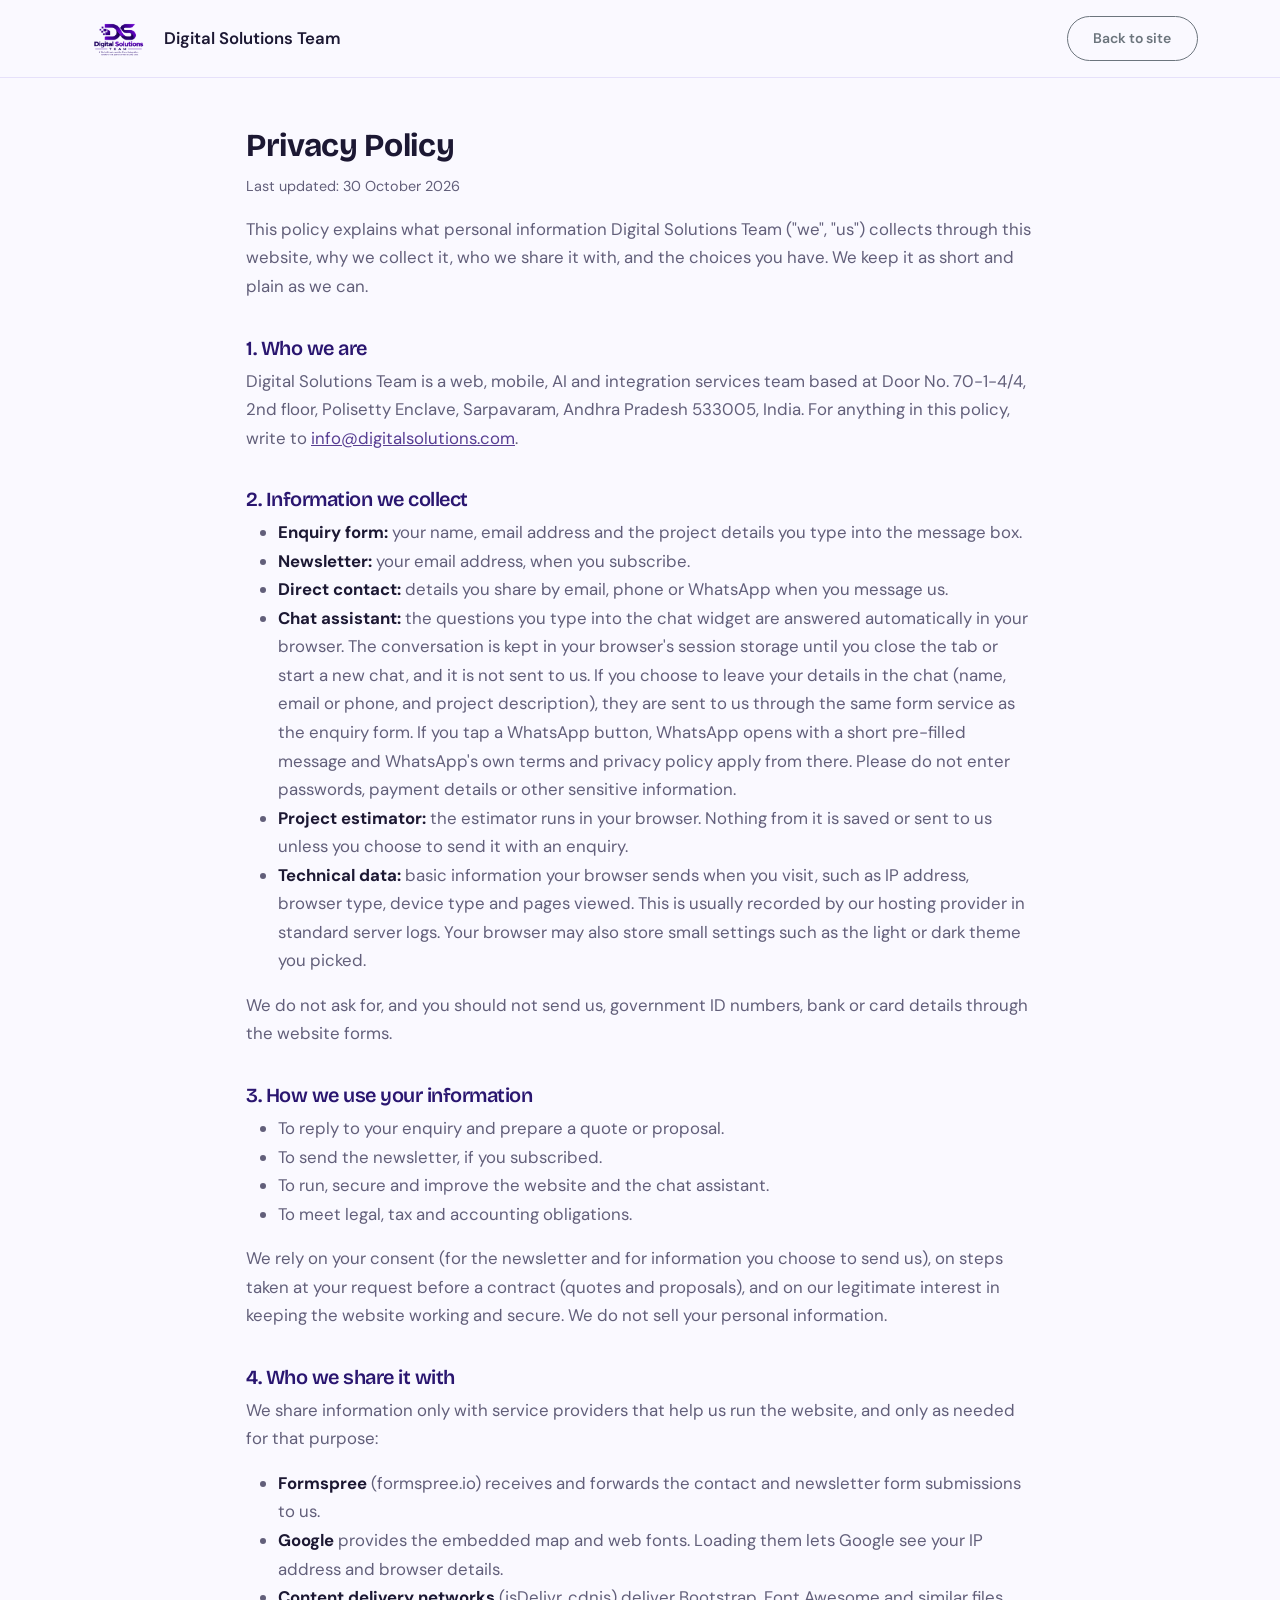
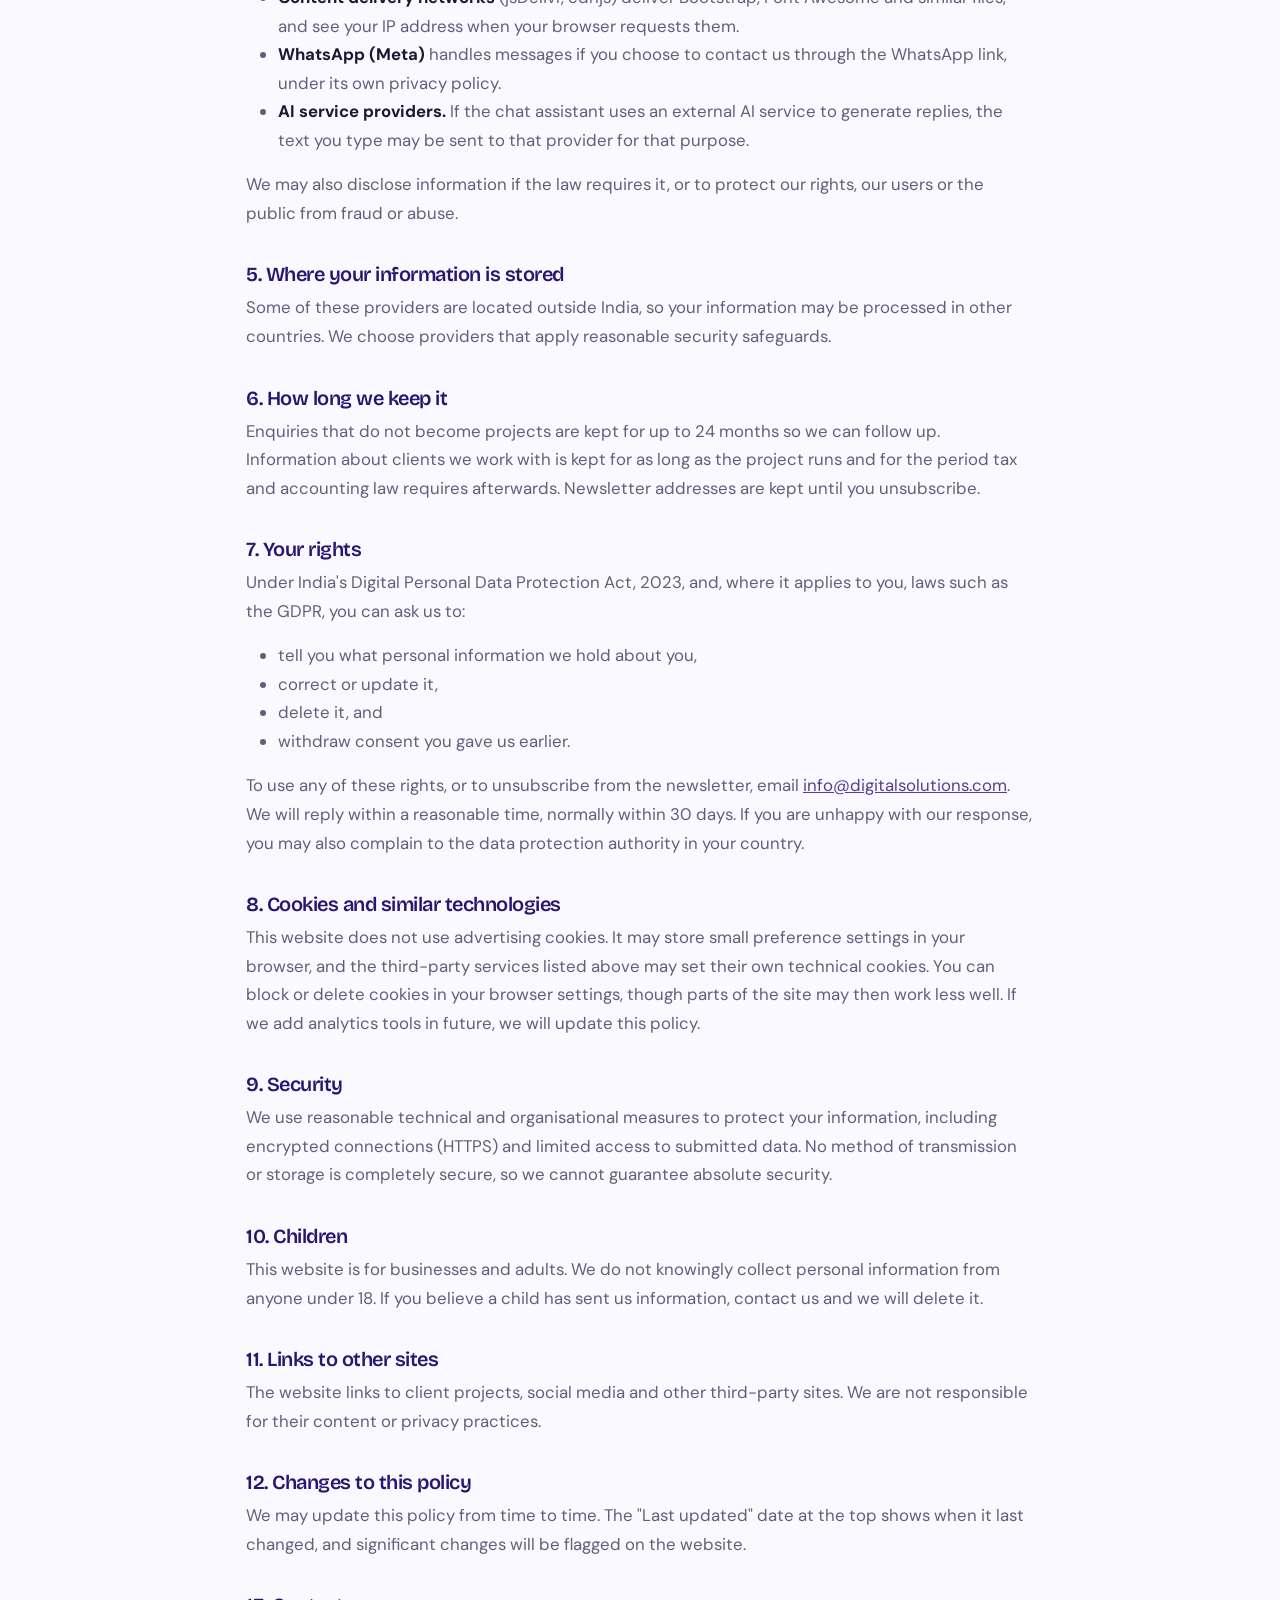
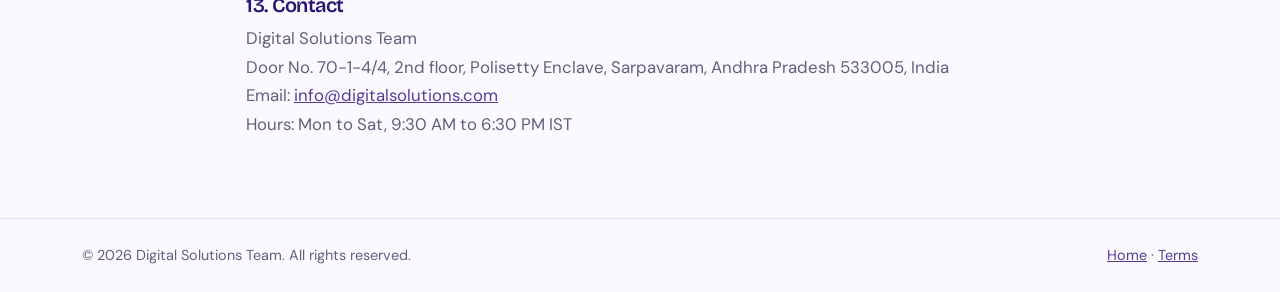
<file: privacy.html>
<!doctype html>
<html lang="en">
  <head>
    <meta charset="UTF-8" />
    <meta name="viewport" content="width=device-width, initial-scale=1.0" />
    <title>Privacy Policy | Digital Solutions Team</title>
    <meta
      name="description"
      content="How Digital Solutions Team collects, uses and protects personal information from website visitors, enquiries and newsletter subscribers."
    />
    <meta name="robots" content="index, follow" />
    <link rel="icon" href="assets/images/logos/Digital%20Solutions%20Team%20Logo.png" />
    <link
      href="https://cdn.jsdelivr.net/npm/bootstrap@5.3.2/dist/css/bootstrap.min.css"
      rel="stylesheet"
    />
    <link
      href="https://fonts.googleapis.com/css2?family=Bricolage+Grotesque:opsz,wght@12..96,500;700;800&family=DM+Sans:wght@400;500;600;700&family=Poppins:wght@400;500;600;700&display=swap"
      rel="stylesheet"
    />
    <link rel="stylesheet" href="styles.css" />
    <link rel="stylesheet" href="modern.css" />
  </head>
  <body>
    <header class="legal-header">
      <div class="container d-flex justify-content-between align-items-center">
        <a href="index.html">
          <img
            src="assets/images/logos/Digital%20Solutions%20Team%20Logo.png"
            alt=""
            width="36"
            height="36"
          />
          <span>Digital Solutions Team</span>
        </a>
        <a href="index.html#contact" class="btn btn-sm btn-outline-secondary"
          >Back to site</a
        >
      </div>
    </header>

    <main class="legal">
      <h1>Privacy Policy</h1>
      <p class="updated">Last updated: 30 October 2026</p>

      <p>
        This policy explains what personal information Digital Solutions Team
        ("we", "us") collects through this website, why we collect it, who we
        share it with, and the choices you have. We keep it as short and plain as
        we can.
      </p>

      <h2>1. Who we are</h2>
      <p>
        Digital Solutions Team is a web, mobile, AI and integration services
        team based at Door No. 70-1-4/4, 2nd floor, Polisetty Enclave,
        Sarpavaram, Andhra Pradesh 533005, India. For anything in this policy,
        write to
        <a href="mailto:info@digitalsolutions.com"
          >info@digitalsolutions.com</a
        >.
      </p>

      <h2>2. Information we collect</h2>
      <ul>
        <li>
          <b>Enquiry form:</b> your name, email address and the project details
          you type into the message box.
        </li>
        <li>
          <b>Newsletter:</b> your email address, when you subscribe.
        </li>
        <li>
          <b>Direct contact:</b> details you share by email, phone or WhatsApp
          when you message us.
        </li>
        <li>
          <b>Chat assistant:</b> the questions you type into the chat widget are
          answered automatically in your browser. The conversation is kept in
          your browser's session storage until you close the tab or start a
          new chat, and it is not sent to us. If you choose to leave your
          details in the chat (name, email or phone, and project description),
          they are sent to us through the same form service as the enquiry
          form. If you tap a WhatsApp button, WhatsApp opens with a short
          pre-filled message and WhatsApp's own terms and privacy policy apply
          from there. Please do not enter passwords, payment details or other
          sensitive information.
        </li>
        <li>
          <b>Project estimator:</b> the estimator runs in your browser. Nothing
          from it is saved or sent to us unless you choose to send it with an
          enquiry.
        </li>
        <li>
          <b>Technical data:</b> basic information your browser sends when you
          visit, such as IP address, browser type, device type and pages
          viewed. This is usually recorded by our hosting provider in standard
          server logs. Your browser may also store small settings such as the
          light or dark theme you picked.
        </li>
      </ul>
      <p>
        We do not ask for, and you should not send us, government ID numbers,
        bank or card details through the website forms.
      </p>

      <h2>3. How we use your information</h2>
      <ul>
        <li>To reply to your enquiry and prepare a quote or proposal.</li>
        <li>To send the newsletter, if you subscribed.</li>
        <li>To run, secure and improve the website and the chat assistant.</li>
        <li>To meet legal, tax and accounting obligations.</li>
      </ul>
      <p>
        We rely on your consent (for the newsletter and for information you
        choose to send us), on steps taken at your request before a contract
        (quotes and proposals), and on our legitimate interest in keeping the
        website working and secure. We do not sell your personal information.
      </p>

      <h2>4. Who we share it with</h2>
      <p>
        We share information only with service providers that help us run the
        website, and only as needed for that purpose:
      </p>
      <ul>
        <li>
          <b>Formspree</b> (formspree.io) receives and forwards the contact and
          newsletter form submissions to us.
        </li>
        <li>
          <b>Google</b> provides the embedded map and web fonts. Loading them
          lets Google see your IP address and browser details.
        </li>
        <li>
          <b>Content delivery networks</b> (jsDelivr, cdnjs) deliver
          Bootstrap, Font Awesome and similar files, and see your IP address
          when your browser requests them.
        </li>
        <li>
          <b>WhatsApp (Meta)</b> handles messages if you choose to contact us
          through the WhatsApp link, under its own privacy policy.
        </li>
        <li>
          <b>AI service providers.</b> If the chat assistant uses an external AI
          service to generate replies, the text you type may be sent to that
          provider for that purpose.
        </li>
      </ul>
      <p>
        We may also disclose information if the law requires it, or to protect
        our rights, our users or the public from fraud or abuse.
      </p>

      <h2>5. Where your information is stored</h2>
      <p>
        Some of these providers are located outside India, so your information
        may be processed in other countries. We choose providers that apply
        reasonable security safeguards.
      </p>

      <h2>6. How long we keep it</h2>
      <p>
        Enquiries that do not become projects are kept for up to 24 months so we
        can follow up. Information about clients we work with is kept for as
        long as the project runs and for the period tax and accounting law
        requires afterwards. Newsletter addresses are kept until you
        unsubscribe.
      </p>

      <h2>7. Your rights</h2>
      <p>
        Under India's Digital Personal Data Protection Act, 2023, and, where it
        applies to you, laws such as the GDPR, you can ask us to:
      </p>
      <ul>
        <li>tell you what personal information we hold about you,</li>
        <li>correct or update it,</li>
        <li>delete it, and</li>
        <li>withdraw consent you gave us earlier.</li>
      </ul>
      <p>
        To use any of these rights, or to unsubscribe from the newsletter, email
        <a href="mailto:info@digitalsolutions.com"
          >info@digitalsolutions.com</a
        >. We will reply within a reasonable time, normally within 30 days. If
        you are unhappy with our response, you may also complain to the data
        protection authority in your country.
      </p>

      <h2>8. Cookies and similar technologies</h2>
      <p>
        This website does not use advertising cookies. It may store small
        preference settings in your browser, and the third-party services listed
        above may set their own technical cookies. You can block or delete
        cookies in your browser settings, though parts of the site may then work
        less well. If we add analytics tools in future, we will update this
        policy.
      </p>

      <h2>9. Security</h2>
      <p>
        We use reasonable technical and organisational measures to protect your
        information, including encrypted connections (HTTPS) and limited access
        to submitted data. No method of transmission or storage is completely
        secure, so we cannot guarantee absolute security.
      </p>

      <h2>10. Children</h2>
      <p>
        This website is for businesses and adults. We do not knowingly collect
        personal information from anyone under 18. If you believe a child has
        sent us information, contact us and we will delete it.
      </p>

      <h2>11. Links to other sites</h2>
      <p>
        The website links to client projects, social media and other third-party
        sites. We are not responsible for their content or privacy practices.
      </p>

      <h2>12. Changes to this policy</h2>
      <p>
        We may update this policy from time to time. The "Last updated" date at
        the top shows when it last changed, and significant changes will be
        flagged on the website.
      </p>

      <h2>13. Contact</h2>
      <p>
        Digital Solutions Team<br />
        Door No. 70-1-4/4, 2nd floor, Polisetty Enclave, Sarpavaram, Andhra
        Pradesh 533005, India<br />
        Email:
        <a href="mailto:info@digitalsolutions.com">info@digitalsolutions.com</a
        ><br />
        Hours: Mon to Sat, 9:30 AM to 6:30 PM IST
      </p>
    </main>

    <footer class="legal-footer">
      <div
        class="container d-flex flex-column flex-md-row justify-content-between gap-2"
      >
        <span>&copy; 2026 Digital Solutions Team. All rights reserved.</span>
        <span>
          <a href="index.html">Home</a> &middot;
          <a href="terms.html">Terms</a>
        </span>
      </div>
    </footer>
  </body>
</html>
</file>
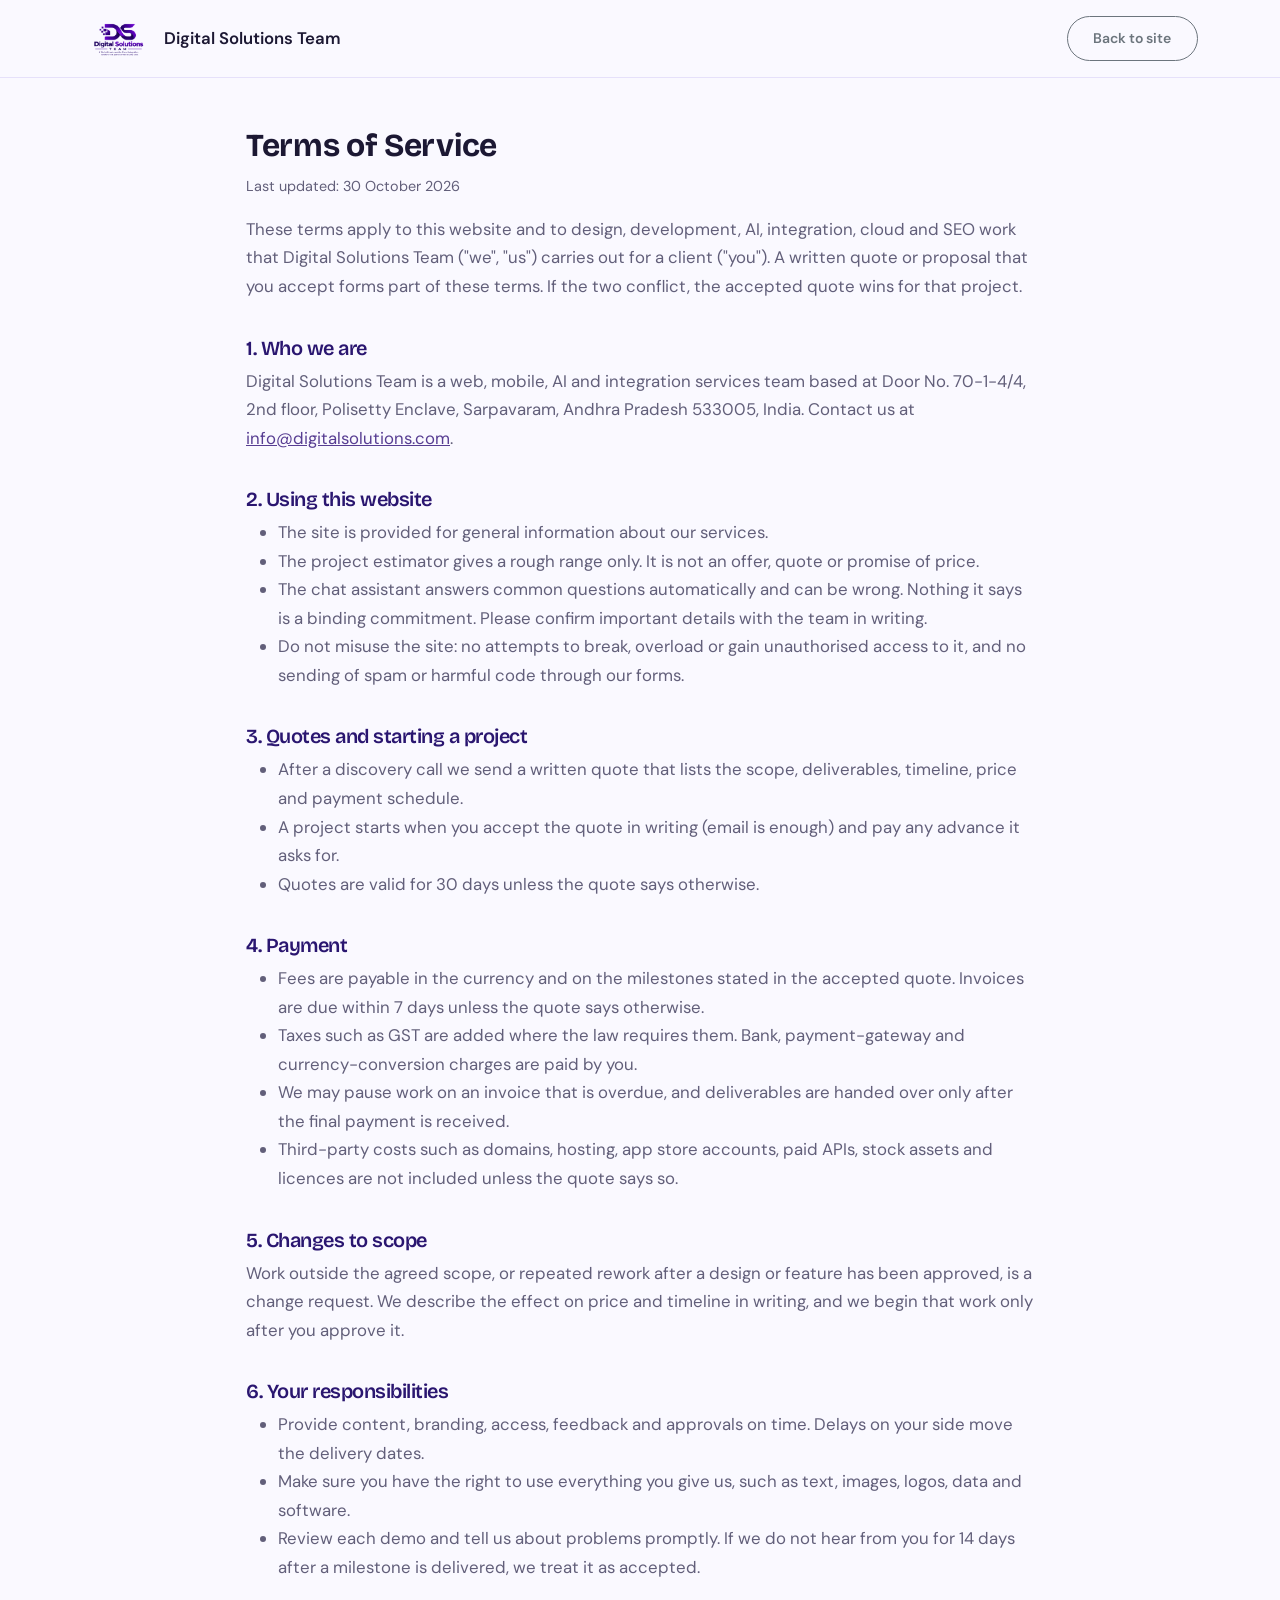
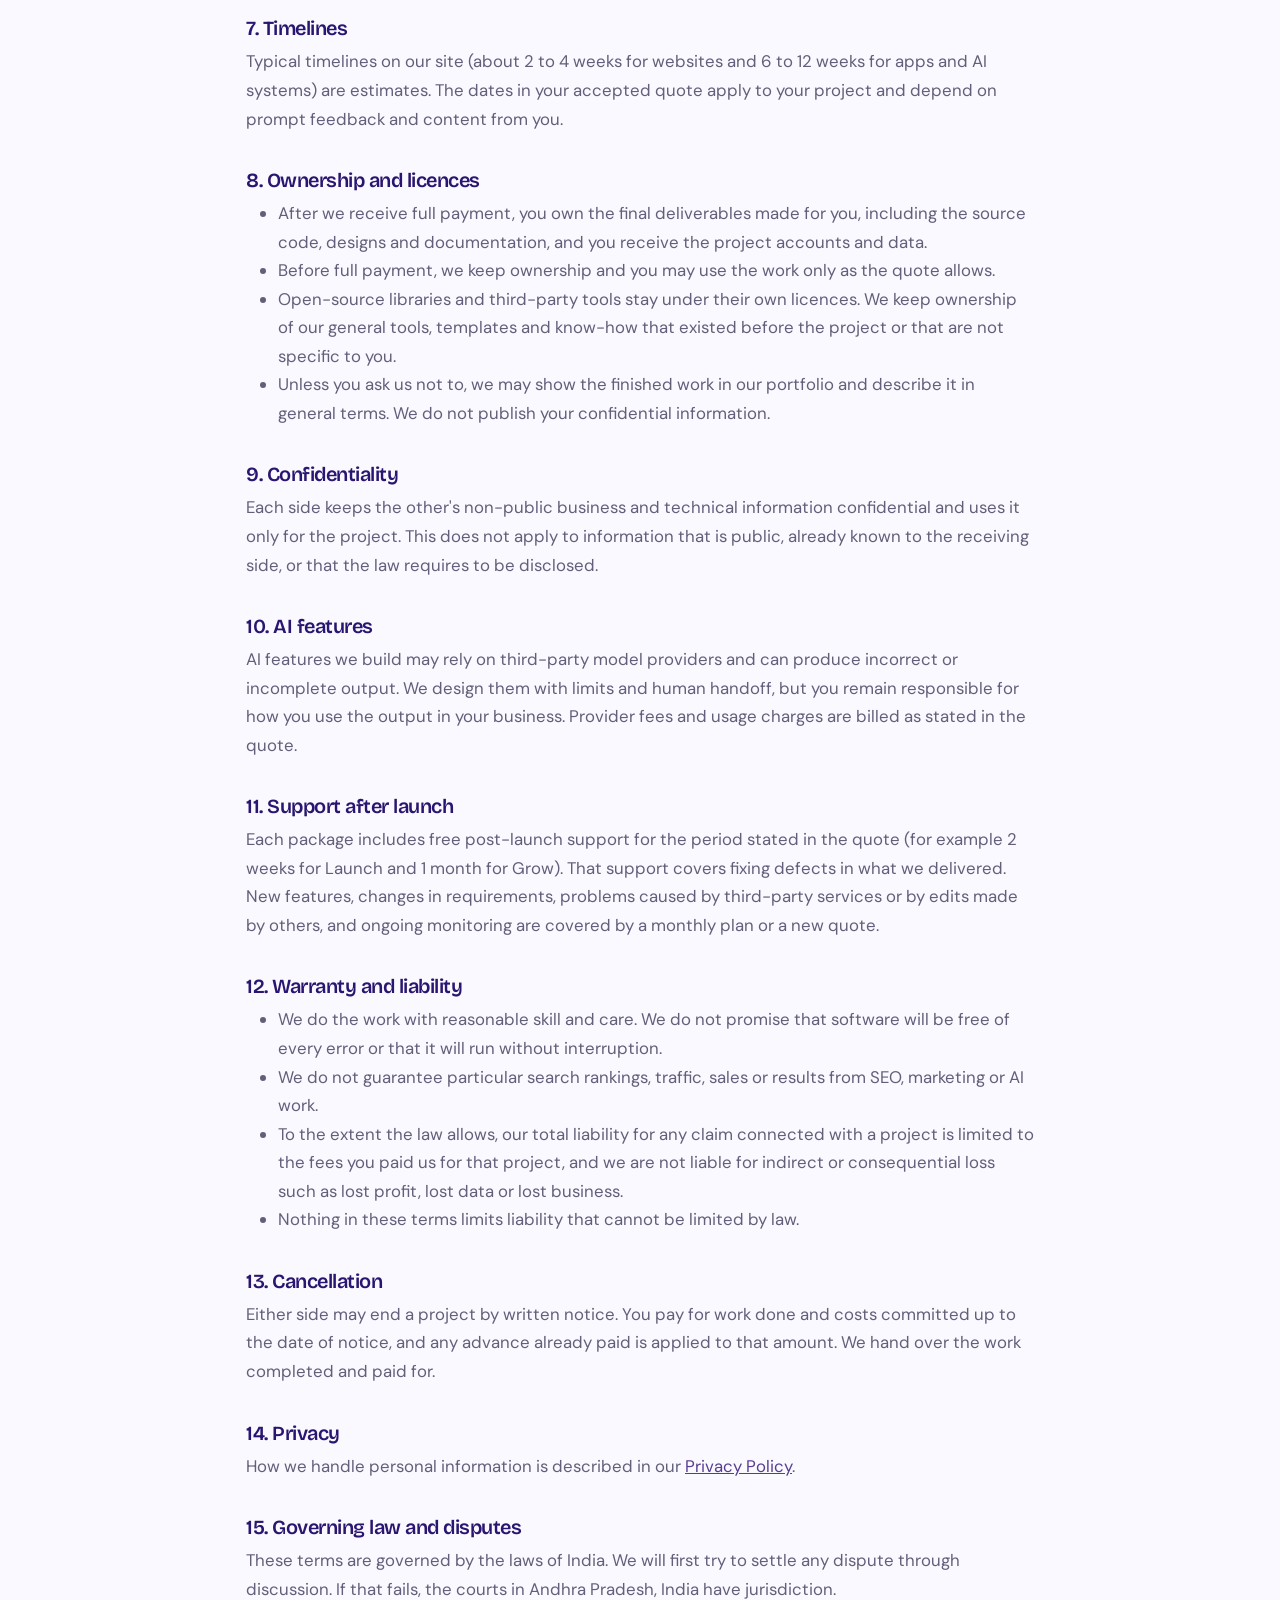
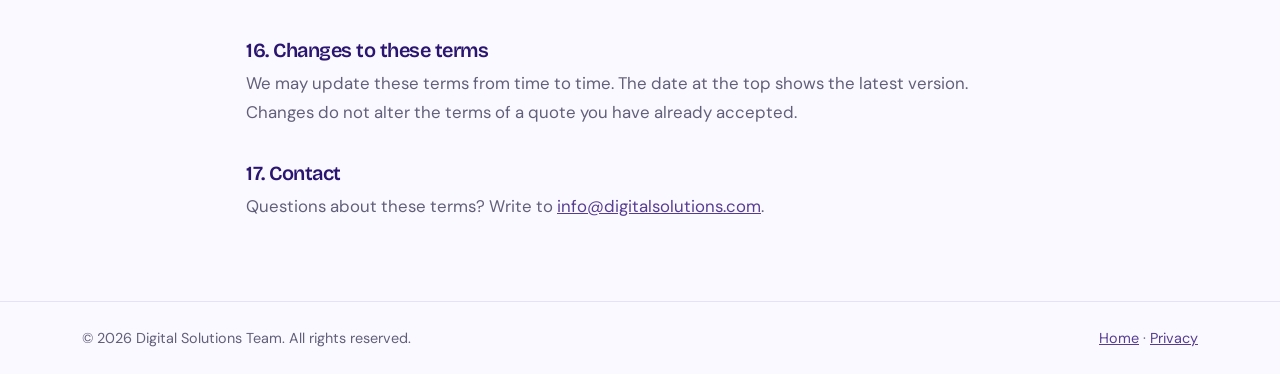
<file: terms.html>
<!doctype html>
<html lang="en">
  <head>
    <meta charset="UTF-8" />
    <meta name="viewport" content="width=device-width, initial-scale=1.0" />
    <title>Terms of Service | Digital Solutions Team</title>
    <meta
      name="description"
      content="Terms of service for projects and website use with Digital Solutions Team: quotes, payments, ownership, support, warranties and liability."
    />
    <meta name="robots" content="index, follow" />
    <link rel="icon" href="assets/images/logos/Digital%20Solutions%20Team%20Logo.png" />
    <link
      href="https://cdn.jsdelivr.net/npm/bootstrap@5.3.2/dist/css/bootstrap.min.css"
      rel="stylesheet"
    />
    <link
      href="https://fonts.googleapis.com/css2?family=Bricolage+Grotesque:opsz,wght@12..96,500;700;800&family=DM+Sans:wght@400;500;600;700&family=Poppins:wght@400;500;600;700&display=swap"
      rel="stylesheet"
    />
    <link rel="stylesheet" href="styles.css" />
    <link rel="stylesheet" href="modern.css" />
  </head>
  <body>
    <header class="legal-header">
      <div class="container d-flex justify-content-between align-items-center">
        <a href="index.html">
          <img
            src="assets/images/logos/Digital%20Solutions%20Team%20Logo.png"
            alt=""
            width="36"
            height="36"
          />
          <span>Digital Solutions Team</span>
        </a>
        <a href="index.html#contact" class="btn btn-sm btn-outline-secondary"
          >Back to site</a
        >
      </div>
    </header>

    <main class="legal">
      <h1>Terms of Service</h1>
      <p class="updated">Last updated: 30 October 2026</p>

      <p>
        These terms apply to this website and to design, development, AI,
        integration, cloud and SEO work that Digital Solutions Team ("we",
        "us") carries out for a client ("you"). A written quote or proposal that
        you accept forms part of these terms. If the two conflict, the accepted
        quote wins for that project.
      </p>

      <h2>1. Who we are</h2>
      <p>
        Digital Solutions Team is a web, mobile, AI and integration services
        team based at Door No. 70-1-4/4, 2nd floor, Polisetty Enclave,
        Sarpavaram, Andhra Pradesh 533005, India. Contact us at
        <a href="mailto:info@digitalsolutions.com">info@digitalsolutions.com</a>.
      </p>

      <h2>2. Using this website</h2>
      <ul>
        <li>The site is provided for general information about our services.</li>
        <li>
          The project estimator gives a rough range only. It is not an offer,
          quote or promise of price.
        </li>
        <li>
          The chat assistant answers common questions automatically and can be
          wrong. Nothing it says is a binding commitment. Please confirm
          important details with the team in writing.
        </li>
        <li>
          Do not misuse the site: no attempts to break, overload or gain
          unauthorised access to it, and no sending of spam or harmful code
          through our forms.
        </li>
      </ul>

      <h2>3. Quotes and starting a project</h2>
      <ul>
        <li>
          After a discovery call we send a written quote that lists the scope,
          deliverables, timeline, price and payment schedule.
        </li>
        <li>
          A project starts when you accept the quote in writing (email is
          enough) and pay any advance it asks for.
        </li>
        <li>
          Quotes are valid for 30 days unless the quote says otherwise.
        </li>
      </ul>

      <h2>4. Payment</h2>
      <ul>
        <li>
          Fees are payable in the currency and on the milestones stated in the
          accepted quote. Invoices are due within 7 days unless the quote says
          otherwise.
        </li>
        <li>
          Taxes such as GST are added where the law requires them. Bank,
          payment-gateway and currency-conversion charges are paid by you.
        </li>
        <li>
          We may pause work on an invoice that is overdue, and deliverables are
          handed over only after the final payment is received.
        </li>
        <li>
          Third-party costs such as domains, hosting, app store accounts,
          paid APIs, stock assets and licences are not included unless the
          quote says so.
        </li>
      </ul>

      <h2>5. Changes to scope</h2>
      <p>
        Work outside the agreed scope, or repeated rework after a design or
        feature has been approved, is a change request. We describe the effect
        on price and timeline in writing, and we begin that work only after you
        approve it.
      </p>

      <h2>6. Your responsibilities</h2>
      <ul>
        <li>
          Provide content, branding, access, feedback and approvals on time.
          Delays on your side move the delivery dates.
        </li>
        <li>
          Make sure you have the right to use everything you give us, such as
          text, images, logos, data and software.
        </li>
        <li>
          Review each demo and tell us about problems promptly. If we do not
          hear from you for 14 days after a milestone is delivered, we treat it
          as accepted.
        </li>
      </ul>

      <h2>7. Timelines</h2>
      <p>
        Typical timelines on our site (about 2 to 4 weeks for websites and 6 to
        12 weeks for apps and AI systems) are estimates. The dates in your
        accepted quote apply to your project and depend on prompt feedback and
        content from you.
      </p>

      <h2>8. Ownership and licences</h2>
      <ul>
        <li>
          After we receive full payment, you own the final deliverables made
          for you, including the source code, designs and documentation, and
          you receive the project accounts and data.
        </li>
        <li>
          Before full payment, we keep ownership and you may use the work only
          as the quote allows.
        </li>
        <li>
          Open-source libraries and third-party tools stay under their own
          licences. We keep ownership of our general tools, templates and
          know-how that existed before the project or that are not specific to
          you.
        </li>
        <li>
          Unless you ask us not to, we may show the finished work in our
          portfolio and describe it in general terms. We do not publish your
          confidential information.
        </li>
      </ul>

      <h2>9. Confidentiality</h2>
      <p>
        Each side keeps the other's non-public business and technical
        information confidential and uses it only for the project. This does
        not apply to information that is public, already known to the receiving
        side, or that the law requires to be disclosed.
      </p>

      <h2>10. AI features</h2>
      <p>
        AI features we build may rely on third-party model providers and can
        produce incorrect or incomplete output. We design them with limits and
        human handoff, but you remain responsible for how you use the output in
        your business. Provider fees and usage charges are billed as stated in
        the quote.
      </p>

      <h2>11. Support after launch</h2>
      <p>
        Each package includes free post-launch support for the period stated in
        the quote (for example 2 weeks for Launch and 1 month for Grow). That
        support covers fixing defects in what we delivered. New features,
        changes in requirements, problems caused by third-party services or by
        edits made by others, and ongoing monitoring are covered by a monthly
        plan or a new quote.
      </p>

      <h2>12. Warranty and liability</h2>
      <ul>
        <li>
          We do the work with reasonable skill and care. We do not promise that
          software will be free of every error or that it will run without
          interruption.
        </li>
        <li>
          We do not guarantee particular search rankings, traffic, sales or
          results from SEO, marketing or AI work.
        </li>
        <li>
          To the extent the law allows, our total liability for any claim
          connected with a project is limited to the fees you paid us for that
          project, and we are not liable for indirect or consequential loss
          such as lost profit, lost data or lost business.
        </li>
        <li>
          Nothing in these terms limits liability that cannot be limited by law.
        </li>
      </ul>

      <h2>13. Cancellation</h2>
      <p>
        Either side may end a project by written notice. You pay for work done
        and costs committed up to the date of notice, and any advance already
        paid is applied to that amount. We hand over the work completed and paid
        for.
      </p>

      <h2>14. Privacy</h2>
      <p>
        How we handle personal information is described in our
        <a href="privacy.html">Privacy Policy</a>.
      </p>

      <h2>15. Governing law and disputes</h2>
      <p>
        These terms are governed by the laws of India. We will first try to
        settle any dispute through discussion. If that fails, the courts in
        Andhra Pradesh, India have jurisdiction.
      </p>

      <h2>16. Changes to these terms</h2>
      <p>
        We may update these terms from time to time. The date at the top shows
        the latest version. Changes do not alter the terms of a quote you have
        already accepted.
      </p>

      <h2>17. Contact</h2>
      <p>
        Questions about these terms? Write to
        <a href="mailto:info@digitalsolutions.com">info@digitalsolutions.com</a>.
      </p>
    </main>

    <footer class="legal-footer">
      <div
        class="container d-flex flex-column flex-md-row justify-content-between gap-2"
      >
        <span>&copy; 2026 Digital Solutions Team. All rights reserved.</span>
        <span>
          <a href="index.html">Home</a> &middot;
          <a href="privacy.html">Privacy</a>
        </span>
      </div>
    </footer>
  </body>
</html>
</file>
<file: styles.css>
/* ===== Tokens ===== */
:root{
  color-scheme:light;
  --primary:#6648a9;--primary-600:#573d92;--secondary:#3e2183;--accent:#f3f63b;
  --bg:#f7f6fb;--bg-alt:#efecf8;--surface:#fff;--text:#24212f;--muted:#5d5a6e;--border:#e2def0;
  --link:#573d92;--ring:rgba(102,72,169,.35);
  --ink:#6648a9;            /* purple used for icons, tags and roles */
  --focus:#573d92;          /* focus ring colour on light surfaces */
  --shadow:0 1px 2px rgba(40,20,90,.06),0 8px 24px rgba(40,20,90,.08);
  --shadow-lg:0 2px 4px rgba(40,20,90,.08),0 18px 40px rgba(40,20,90,.16);
  --r:.9rem;--r-sm:.55rem;--ease:cubic-bezier(.2,.7,.2,1);
}
:root[data-theme="dark"]{
  color-scheme:dark;
  --bg:#0f0d19;--bg-alt:#161326;--surface:#1c1930;--text:#eceaf6;--muted:#aaa7c2;--border:#2f2a4a;
  --secondary:#c4b2f8;--link:#c4b2f8;--primary:#7a5bd0;--primary-600:#6a4cc0;--ink:#c4b2f8;--focus:#f3f63b;
  --shadow:0 1px 2px rgba(0,0,0,.4),0 8px 24px rgba(0,0,0,.35);--shadow-lg:0 18px 40px rgba(0,0,0,.55);
}
/* Same dark tokens when no theme is chosen yet (avoids a light flash) */
@media(prefers-color-scheme:dark){
  :root:not([data-theme]){
    color-scheme:dark;
    --bg:#0f0d19;--bg-alt:#161326;--surface:#1c1930;--text:#eceaf6;--muted:#aaa7c2;--border:#2f2a4a;
  --secondary:#c4b2f8;--link:#c4b2f8;--primary:#7a5bd0;--primary-600:#6a4cc0;--ink:#c4b2f8;--focus:#f3f63b;
  --shadow:0 1px 2px rgba(0,0,0,.4),0 8px 24px rgba(0,0,0,.35);--shadow-lg:0 18px 40px rgba(0,0,0,.55);
  }
}

/* ===== Base ===== */
html{scroll-behavior:smooth}
body{margin:0;font-family:'Poppins',system-ui,sans-serif;font-size:1rem;line-height:1.7;background:var(--bg);color:var(--text);-webkit-font-smoothing:antialiased}
section{padding:6rem 0}
section.alt{background:var(--bg-alt)}
.narrow{max-width:800px}
h1,h2,h3,h4{line-height:1.25;letter-spacing:-.01em}
h2{font-size:clamp(1.7rem,3.2vw,2.4rem);font-weight:700;color:var(--secondary)}
h3{font-size:1.15rem;font-weight:600;color:var(--secondary)}
p{color:var(--muted)}
a{color:var(--link)}
.text-muted-2{color:var(--muted);font-size:1.05rem}
.section-head{text-align:center;max-width:640px;margin:0 auto 3.5rem}
.section-head p{font-size:1.05rem;margin:.6rem 0 0}
::selection{background:var(--primary);color:#fff}
:focus-visible{outline:3px solid var(--focus);outline-offset:3px;border-radius:4px}
.navbar :focus-visible,.hero-section :focus-visible,.cta-band :focus-visible,.site-footer :focus-visible{outline-color:var(--accent)}
.skip-link{position:absolute;left:-999px;top:0;background:var(--accent);color:#000;padding:.7rem 1.2rem;z-index:3000;font-weight:600}
.skip-link:focus{left:0}

/* ===== Buttons ===== */
.btn{font-weight:600;border-radius:var(--r-sm);padding:.65rem 1.4rem;transition:transform .2s var(--ease),box-shadow .2s,background .2s}
.btn-lg{padding:.85rem 1.8rem;font-size:1.05rem}
.btn:hover{transform:translateY(-2px)}
.btn-primary{background:var(--primary);border:0;color:#fff;box-shadow:0 6px 18px rgba(102,72,169,.35)}
.btn-primary:hover,.btn-primary:focus{background:var(--primary-600);color:#fff}
.btn-outline-primary{--bs-btn-color:var(--ink);--bs-btn-border-color:var(--primary);--bs-btn-hover-bg:var(--primary);--bs-btn-hover-border-color:var(--primary);--bs-btn-hover-color:#fff;--bs-btn-active-bg:var(--primary);--bs-btn-active-border-color:var(--primary);--bs-btn-active-color:#fff;border-width:2px}
.btn-light{background:#fff;color:#3e2183;border:0;box-shadow:0 6px 20px rgba(0,0,0,.2)}
.btn-light:hover{background:#f2effb;color:#3e2183}
.btn-outline-light{border-width:2px}
.btn-link{text-decoration:underline;text-underline-offset:4px}

/* ===== Navbar ===== */
.navbar{padding:1rem 0;background:transparent;z-index:1050;transition:transform .35s var(--ease),background .35s,padding .35s}
.navbar.scrolled{padding:.55rem 0;background:rgba(14,11,30,.82);backdrop-filter:blur(16px) saturate(170%);-webkit-backdrop-filter:blur(16px) saturate(170%);box-shadow:0 6px 28px rgba(0,0,0,.3)}
.navbar.nav-hidden{transform:translateY(-100%)}
.navbar-brand{font-weight:700;font-size:1.2rem;color:#fff!important}
.nav-link{position:relative;color:rgba(255,255,255,.88)!important;font-weight:500;font-size:.95rem}
.nav-link:hover,.nav-link.active{color:#fff!important}
.nav-link::after{content:"";position:absolute;left:.5rem;right:.5rem;bottom:2px;height:2px;background:var(--accent);transform:scaleX(0);transform-origin:left;transition:transform .3s var(--ease)}
.nav-link:hover::after,.nav-link.active::after{transform:scaleX(1)}
.navbar i,.navbar .navbar-toggler{color:#fff}
.theme-toggle{background:none;border:0;padding:.4rem .7rem;border-radius:50%}
.theme-toggle:hover{background:rgba(255,255,255,.12)}
.navbar-collapse.show,.navbar-collapse.collapsing{background:rgba(14,11,30,.96);border-radius:var(--r);padding:1rem;margin-top:.6rem}

/* ===== Hero ===== */
.hero-section{position:relative;min-height:100vh;display:flex;align-items:center;text-align:center;color:#fff;padding:8rem 0 5rem;overflow:hidden;
  background:radial-gradient(900px 500px at 15% 10%,rgba(122,91,208,.55),transparent 60%),radial-gradient(700px 500px at 90% 90%,rgba(81,45,168,.7),transparent 60%),linear-gradient(160deg,#14122b,#1b1740 55%,#2a1a63)}
.hero-section::before{content:"";position:absolute;inset:0;background-image:radial-gradient(rgba(255,255,255,.08) 1px,transparent 1px);background-size:28px 28px;mask-image:linear-gradient(#000,transparent 85%)}
.hero-section .container{position:relative;z-index:1}
.hero-badge{display:inline-flex;align-items:center;gap:.55rem;margin-bottom:1.5rem;padding:.4rem 1rem;border:1px solid rgba(255,255,255,.22);border-radius:2rem;background:rgba(255,255,255,.08);color:#fff;font-size:.9rem}
.hero-badge i{font-size:.5rem;color:#4ade80;animation:pulse 2s infinite}
@keyframes pulse{50%{opacity:.35}}
.hero-section h1{font-size:clamp(2rem,5.4vw,3.6rem);font-weight:700;max-width:18em;margin:0 auto 1.2rem;color:#fff}
.hero-section .lead{max-width:40rem;margin:0 auto;color:rgba(255,255,255,.86)}
.hero-demo{max-width:36rem;margin:2rem auto;padding:.9rem 1.3rem;min-height:3.4rem;text-align:left;border:1px solid rgba(255,255,255,.22);border-radius:var(--r);background:rgba(255,255,255,.08);backdrop-filter:blur(8px);color:#fff}
.hero-demo .prompt{color:var(--accent);font-weight:500;margin-right:.4rem}
.caret{animation:blink 1s steps(1) infinite}
@keyframes blink{50%{opacity:0}}
.hero-actions{display:flex;flex-wrap:wrap;gap:.8rem;justify-content:center;align-items:center}
.hero-trust{list-style:none;padding:0;margin:3.5rem auto 0;max-width:46rem;display:grid;grid-template-columns:repeat(4,1fr);gap:1rem;border-top:1px solid rgba(255,255,255,.18);padding-top:2rem;color:rgba(255,255,255,.75);font-size:.9rem}
.hero-trust b{display:block;font-size:1.7rem;color:#fff;line-height:1.2}

/* ===== Cards ===== */
.card{background:var(--surface);color:var(--text);border:1px solid var(--border);border-radius:var(--r);box-shadow:var(--shadow);transition:transform .3s var(--ease),box-shadow .3s,border-color .3s}
.card:hover{transform:translateY(-6px);box-shadow:var(--shadow-lg);border-color:var(--primary)}
.card p{margin-bottom:0}
.card>i{display:inline-grid;place-items:center;width:3rem;height:3rem;margin-bottom:1rem;border-radius:.8rem;background:color-mix(in srgb,var(--primary) 14%,transparent);color:var(--ink);font-size:1.35rem}
.service-card .tags{margin-top:1rem}

/* tags & chips */
.tags{list-style:none;display:flex;flex-wrap:wrap;gap:.4rem;padding:0;margin:0 0 .8rem}
.tags.center{justify-content:center;margin-top:1rem}
.tags li{padding:.15rem .65rem;border-radius:2rem;font-size:.78rem;font-weight:500;color:var(--ink);background:color-mix(in srgb,var(--primary) 12%,transparent)}
.chips{list-style:none;display:flex;flex-wrap:wrap;gap:.5rem;padding:0;margin:.8rem 0 0}
.chips li{padding:.4rem .95rem;border:1px solid var(--border);border-radius:2rem;background:var(--surface);font-weight:500;font-size:.92rem;box-shadow:var(--shadow)}

/* check list */
.check-list{list-style:none;padding:0;margin:1.2rem 0 1.6rem}
.check-list li{position:relative;padding-left:1.8rem;margin-bottom:.6rem;color:var(--text)}
.check-list li::before{content:"\f00c";font-family:"Font Awesome 6 Free";font-weight:900;position:absolute;left:0;top:.1rem;font-size:.8rem;width:1.2rem;height:1.2rem;display:grid;place-items:center;border-radius:50%;background:var(--primary);color:#fff}

/* ===== Timeline ===== */
.timeline{list-style:none;counter-reset:s;max-width:680px;margin:0 auto;padding:0 0 0 3rem;border-left:3px solid color-mix(in srgb,var(--primary) 35%,transparent)}
.timeline li{position:relative;counter-increment:s;padding:0 0 2rem 1rem}
.timeline li:last-child{padding-bottom:0}
.timeline li::before{content:counter(s);position:absolute;left:-3.05rem;top:0;width:2.1rem;height:2.1rem;display:grid;place-items:center;border-radius:50%;background:var(--primary);color:#fff;font-weight:600;font-size:.9rem;box-shadow:0 0 0 6px var(--bg)}
.timeline strong{display:inline-block;margin-right:.7rem;font-size:1.15rem;color:var(--secondary)}
.timeline em{font-style:normal;font-size:.82rem;font-weight:500;color:var(--ink);background:color-mix(in srgb,var(--primary) 12%,transparent);padding:.1rem .6rem;border-radius:2rem}
.timeline span{display:block;margin-top:.3rem;color:var(--muted)}


/* ===== Team ===== */
.team-card {
  padding: .75rem .75rem 0 !important;
  overflow: hidden;
}

/* Diagonal-edge portrait */
.avatar {
  position: relative;
  width: 100%;
  aspect-ratio: 4 / 4.5;
  margin: 0 0 .9rem;
  display: grid;
  place-items: center;
  overflow: hidden;

  clip-path: polygon(
    0 0,
    100% 0,
    100% 88%,
    85% 100%,
    0 100%
  );

  background: linear-gradient(
    160deg,
    var(--primary),
    #512da8
  );

  color: rgba(255, 255, 255, .9);
  font-size: 3rem;
  font-weight: 700;
}

/* Portrait image */
.avatar img {
  position: absolute;
  inset: 0;
  width: 100%;
  height: 100%;
  object-fit: cover;
  object-position: center 20%;
  transition: transform .5s var(--ease);
}

/* Image hover animation */
.team-card:hover .avatar img {
  transform: scale(1.05);
}

/* Team member details */
.team-body {
  padding: 0 .6rem 1rem;
}

.team-body h3 {
  font-size: 1.15rem;
  margin-bottom: .2rem;
}

/* Team member role */
.role {
  color: var(--ink) !important;
  font-weight: 600;
  font-size: .88rem;
  margin-bottom: .4rem !important;
}


/* ===== Portfolio ===== */
.project-card{height:100%;overflow:hidden;background:var(--surface);border:1px solid var(--border);border-radius:var(--r);box-shadow:var(--shadow);transition:transform .3s var(--ease),box-shadow .3s}
.project-card:hover{transform:translateY(-6px);box-shadow:var(--shadow-lg)}
.project-card img{display:block;width:100%;aspect-ratio:16/10;object-fit:cover;transition:transform .5s var(--ease)}
.project-card:hover img{transform:scale(1.04)}
.project-info{padding:1.4rem}
.project-info h3{margin-bottom:.5rem}
.project-info p{font-size:.93rem;margin-bottom:1rem}
.project-info p b{color:var(--text)}
.project-info a{font-weight:600;text-decoration:none}
.project-info a::after{content:" \2192"}
.project-info a:hover{text-decoration:underline}

/* ===== Pricing ===== */
.price-card{position:relative}
.price-card .price{font-size:1.05rem;font-weight:600;color:var(--text);margin:.2rem 0 0}
.price-card.featured{border:2px solid var(--primary);box-shadow:var(--shadow-lg)}
@media(min-width:992px){.price-card.featured{transform:translateY(-12px)}.price-card.featured:hover{transform:translateY(-18px)}}
.ribbon{position:absolute;top:-.85rem;left:50%;transform:translateX(-50%);padding:.2rem 1rem;border-radius:2rem;background:var(--accent);color:#1b1500;font-size:.8rem;font-weight:700}

/* ===== Testimonials ===== */
.stars{margin-bottom:1rem;white-space:nowrap}
.stars i{color:#f5b301!important;font-size:.95rem}
.card .stars i,.stars i{display:inline;width:auto;height:auto;margin:0 .1rem 0 0;background:none}
blockquote{margin:0 0 1.2rem;font-size:1.08rem;line-height:1.65;color:var(--text)}
figcaption{margin-top:auto;font-size:.9rem;color:var(--muted)}
figcaption b{color:var(--text)}
figure.card{display:flex;flex-direction:column;margin:0}

/* ===== FAQ ===== */
.accordion{--bs-accordion-bg:var(--surface);--bs-accordion-color:var(--text);--bs-accordion-border-color:var(--border);--bs-accordion-btn-bg:var(--surface);--bs-accordion-btn-color:var(--text);--bs-accordion-active-bg:color-mix(in srgb,var(--primary) 8%,var(--surface));--bs-accordion-active-color:var(--secondary);--bs-accordion-btn-focus-box-shadow:0 0 0 .2rem var(--ring);--bs-accordion-border-radius:var(--r);--bs-accordion-inner-border-radius:var(--r)}
.accordion-item{margin-bottom:.8rem;border:1px solid var(--border)!important;border-radius:var(--r)!important;overflow:hidden;box-shadow:var(--shadow)}
.accordion-button{font-weight:600;font-size:1.02rem;padding:1.15rem 1.4rem}
.accordion-body{color:var(--muted);padding:0 1.4rem 1.3rem}
:root[data-theme="dark"] .accordion-button::after{filter:invert(1)}
@media(prefers-color-scheme:dark){:root:not([data-theme]) .accordion-button::after{filter:invert(1)}}

/* ===== Forms & estimator ===== */
.form-label{font-weight:500;color:var(--text);font-size:.92rem}
.form-control,.form-select{background-color:var(--surface);color:var(--text);border:1.5px solid var(--border);border-radius:var(--r-sm);padding:.7rem .9rem}
.form-control::placeholder{color:var(--muted);opacity:.8}
.form-control:focus,.form-select:focus{background-color:var(--surface);color:var(--text);border-color:var(--primary);box-shadow:0 0 0 .25rem var(--ring)}
.estimate{display:block;margin-top:.5rem;padding:1rem 1.2rem;border-radius:var(--r-sm);background:color-mix(in srgb,var(--primary) 10%,transparent);color:var(--secondary);font-size:1.6rem;font-weight:700;text-align:center}
#formStatus{min-height:1.5rem;font-weight:500;color:var(--text)}
#estimator .card:hover,#contactForm:hover{transform:none;border-color:var(--border);box-shadow:var(--shadow)}

/* ===== CTA band ===== */
.cta-band{padding:5rem 0;color:#fff;background:radial-gradient(600px 300px at 80% 0,rgba(243,246,59,.18),transparent 60%),linear-gradient(135deg,#3e2183,#6648a9)}
.cta-band h2{color:#fff}
.cta-band p{color:rgba(255,255,255,.88);max-width:34rem;margin:.6rem auto 1.8rem;font-size:1.1rem}

/* ===== Contact ===== */
.contact-list{list-style:none;padding:0;margin:0;display:grid;gap:1.2rem}
.contact-list li{display:flex;gap:1rem;align-items:flex-start;color:var(--muted)}
.contact-list i{flex:none;display:grid;place-items:center;width:2.8rem;height:2.8rem;border-radius:.8rem;background:color-mix(in srgb,var(--primary) 14%,transparent);color:var(--ink);font-size:1.1rem}
.contact-list b{display:block;color:var(--text)}
.contact-list a{text-decoration:none;font-weight:500}
.contact-list a:hover{text-decoration:underline}
iframe{border-radius:var(--r);box-shadow:var(--shadow)}

/* ===== Footer ===== */
.site-footer{background:#0c0a18;color:#fff}
.footer-top{padding:3.5rem 0;background:linear-gradient(135deg,#3e2183,#6648a9)}
.footer-top h2{color:#fff;font-size:clamp(1.4rem,2.6vw,2rem);margin-bottom:.4rem}
.footer-top p{color:rgba(255,255,255,.85);margin:0}
.newsletter{display:flex;gap:.7rem}
.newsletter .form-control{flex:1;min-width:0;background:#fff;color:#24212f;border:0}
.newsletter .form-control::placeholder{color:#6b6880}
.footer-main{padding-top:4.5rem;padding-bottom:4rem}
.footer-brand{color:#fff;font-size:1.5rem;font-weight:700;margin-bottom:1rem}
.site-footer p,.site-footer address{color:#b9b6cf;font-size:1rem}
.site-footer h4{color:#fff;font-size:1.05rem;font-weight:600;margin-bottom:1.3rem}
.site-footer ul li{margin-bottom:.75rem}
.site-footer address p{display:flex;gap:.8rem;margin-bottom:.9rem}
.site-footer address i{flex:none;margin-top:.3rem;color:var(--accent);width:1.1rem}
.footer-link{color:#e8e6f5;text-decoration:none;transition:color .2s,padding .2s}
.footer-link:hover{color:var(--accent)}
.site-footer nav .footer-link:hover{padding-left:.3rem}
.footer-social{display:grid;place-items:center;width:2.8rem;height:2.8rem;border-radius:50%;background:rgba(255,255,255,.08);color:#fff;text-decoration:none;transition:background .2s,transform .2s,color .2s}
.footer-social i{color:inherit}
.footer-social:hover{background:var(--accent);color:#1b1500;transform:translateY(-3px)}
.footer-bottom{padding:1.6rem 0;border-top:1px solid rgba(255,255,255,.1)}
.footer-bottom p,.footer-bottom .footer-link{font-size:.92rem}
.footer-bottom .list-inline-item:not(:last-child){margin-right:1.4rem}

/* ===== Floating + chat ===== */
.whatsapp-float,.chat-fab,.scroll-top{position:fixed;right:20px;display:grid;place-items:center;border:0;border-radius:50%;color:#fff;box-shadow:var(--shadow-lg)}
.whatsapp-float i,.chat-fab i,.scroll-top i{color:#fff}
.whatsapp-float{bottom:20px;width:56px;height:56px;background:#25d366;font-size:27px;z-index:999}
.chat-fab{bottom:88px;width:56px;height:56px;background:var(--primary);font-size:24px;z-index:999}
.scroll-top{bottom:156px;width:46px;height:46px;background:var(--primary);color:#fff;opacity:0;visibility:hidden;transform:translateY(16px);transition:.3s;z-index:998}
.scroll-top.show{opacity:1;visibility:visible;transform:none}

/* ===== Responsive ===== */
@media(max-width:991.98px){
  section{padding:4.5rem 0}
  .hero-trust{grid-template-columns:repeat(2,1fr)}
  .newsletter{flex-direction:column}
}
@media(max-width:575.98px){
  section{padding:3.5rem 0}
  .section-head{margin-bottom:2.5rem}
  .hero-section{padding-top:7rem}
  .hero-actions .btn{width:100%}
  .timeline{padding-left:2.6rem}
}

/* ===== Reduced motion ===== */
@media(prefers-reduced-motion:reduce){
  html{scroll-behavior:auto}
  *,*::before,*::after{animation:none!important;transition:none!important}
  .card:hover,.project-card:hover,.btn:hover,.tool:hover,.tool:hover i{transform:none}
}

/* ===== Tools ===== */
.tool-title{margin-bottom:1.2rem;padding-bottom:.7rem;border-bottom:2px solid var(--border);font-size:1.1rem;color:var(--text)}
.tools{list-style:none;display:grid;grid-template-columns:repeat(3,1fr);gap:.9rem;padding:0;margin:0}
.tool{--c:var(--text);display:flex;flex-direction:column;align-items:center;gap:.6rem;padding:1.2rem .6rem;text-align:center;background:var(--surface);border:1px solid var(--border);border-radius:var(--r);box-shadow:var(--shadow);font-weight:500;font-size:.92rem;color:var(--text);transition:transform .25s var(--ease),border-color .25s,box-shadow .25s}
.tool i{font-size:2.1rem;color:var(--c);transition:transform .25s var(--ease)}
.tool:hover{transform:translateY(-4px);border-color:var(--c);box-shadow:var(--shadow-lg)}
.tool:hover i{transform:scale(1.15)}
@media(max-width:575.98px){.tools{grid-template-columns:repeat(2,1fr)}}

/* ===== Tool brand colours (replaces inline style="--c:...") ===== */
.t-react{--c:#149eca}.t-js{--c:#d4a900}.t-html{--c:#e34f26}.t-css{--c:#1572b6}.t-bootstrap{--c:#7952b3}
.t-figma{--c:#a259ff}.t-node{--c:#3c873a}.t-mongo{--c:#47a248}.t-mysql{--c:#00758f}.t-python{--c:#3776ab}
.t-aws{--c:#ff9900}.t-docker{--c:#2496ed}.t-git{--c:#f05032}.t-analytics{--c:#e37400}.t-wordpress{--c:#21759b}
.t-stripe{--c:#635bff}.t-brand{--c:var(--ink)}

/* ===== Logo ===== */
.navbar-brand{display:inline-flex;align-items:center;gap:.6rem}
.brand-logo{height:40px;width:auto;max-width:160px;object-fit:contain}
.footer-brand-wrap{display:inline-flex;align-items:center;gap:.6rem;margin-bottom:.75rem}
.footer-brand-wrap .footer-brand{margin:0}
.footer-brand-wrap .brand-logo{height:44px}

/* ===== Selected work ===== */
.work-card{display:flex;flex-direction:column;overflow:hidden}
.work-media{position:relative}
.work-media img{width:100%;display:block}
.work-badge{position:absolute;top:.75rem;left:.75rem;background:rgba(0,0,0,.78);color:#fff;padding:.2rem .65rem;border-radius:999px;font-size:.75rem;font-weight:500}
.work-badge .fa-circle{color:#3ddc84;font-size:.5rem;margin-right:.35rem;vertical-align:middle}
.work-placeholder{width:100%;aspect-ratio:16/10;display:flex;align-items:center;justify-content:center;background:linear-gradient(135deg,#1e2a4a,#6648a9);color:#fff;font-size:3.5rem}
.work-card .project-info{display:flex;flex-direction:column;flex:1}
.work-meta{display:grid;grid-template-columns:auto 1fr;gap:.35rem .9rem;font-size:.875rem;margin:.75rem 0 1rem;padding-top:.75rem;border-top:1px solid var(--border)}
.work-meta>div{display:contents}
.work-meta dt{font-weight:600;color:var(--muted)}
.work-meta dd{margin:0;color:var(--text)}
.work-actions{margin-top:auto;display:flex;flex-wrap:wrap;align-items:center;gap:.75rem 1rem}
.project-info .work-actions .btn{color:#fff}
.project-info .work-actions .btn::after{content:none}
.work-actions a:not(.btn){color:var(--link)}
.is-pending{opacity:.55}

/* ===== Client reviews slider ===== */
.review-carousel{max-width:780px;margin:0 auto}
.review-card{padding:2rem 1.5rem;text-align:center;min-height:320px;align-items:center;justify-content:center}
@media(min-width:768px){.review-card{padding:2.5rem 3rem}}
.review-card .stars{margin-bottom:1rem}
.review-card blockquote{font-size:1.1rem;line-height:1.7;margin:0 0 1.25rem}
.review-person{display:flex;align-items:center;gap:.85rem;text-align:left;margin-top:0}
.review-avatar{width:48px;height:48px;flex:none;border-radius:50%;background:var(--primary);color:#fff;display:flex;align-items:center;justify-content:center;font-weight:600}
.review-person small{display:block;color:var(--muted)}
.review-controls{display:flex;align-items:center;justify-content:center;gap:1rem;margin-top:1.25rem}
.review-btn{width:42px;height:42px;border-radius:50%;border:1px solid var(--border);background:var(--surface);color:var(--text);transition:background .2s,color .2s,border-color .2s}
.review-btn:hover,.review-btn:focus-visible{background:var(--primary);border-color:var(--primary);color:#fff}
.review-btn i{color:inherit}
.review-dots.carousel-indicators{position:static;margin:0;width:auto;justify-content:center}
.review-dots.carousel-indicators [data-bs-target]{width:10px;height:10px;margin:0 5px;padding:0;border:0;border-radius:50%;background-color:var(--muted);opacity:.45;text-indent:0}
.review-dots.carousel-indicators [data-bs-target].active{opacity:1;background-color:var(--primary)}

/* ===== Form extras ===== */
.form-consent{font-size:.8rem;margin:.75rem 0 0;color:var(--muted)}
.form-consent a{color:inherit;text-decoration:underline}
.footer-top .form-consent{color:rgba(255,255,255,.85)}
.map-frame{border:0}

/* ===== Legal pages (privacy.html) ===== */
.legal-header{border-bottom:1px solid var(--border);padding:1rem 0}
.legal-header a:not(.btn){color:var(--text);text-decoration:none;font-weight:600;display:inline-flex;align-items:center;gap:.6rem}
.legal-header img{height:36px;width:auto}
.legal{max-width:820px;margin:0 auto;padding:3rem 1rem 4rem}
.legal h1{font-size:2rem;font-weight:700}
.legal h2{font-size:1.25rem;font-weight:600;margin-top:2.25rem}
.legal li{color:var(--muted)}
.legal li b{color:var(--text)}
.legal .updated{font-size:.9rem}
.legal-footer{border-top:1px solid var(--border);padding:1.5rem 0;font-size:.9rem;color:var(--muted)}

/* ===== Chat assistant ===== */
.chat-panel{position:fixed;right:20px;bottom:156px;z-index:1060;display:flex;flex-direction:column;width:min(390px,calc(100vw - 40px));height:min(580px,calc(100vh - 180px));min-height:380px;background:var(--surface);color:var(--text);border:1px solid var(--border);border-radius:var(--r);box-shadow:0 20px 60px rgba(0,0,0,.35);overflow:hidden}
.chat-panel[hidden]{display:none}
.chat-head{display:flex;align-items:center;gap:.7rem;padding:.8rem .9rem;background:linear-gradient(135deg,#3e2183,#6648a9);color:#fff}
.chat-head i{color:#fff}
.chat-avatar{flex:none;display:grid;place-items:center;width:2.4rem;height:2.4rem;border-radius:50%;background:rgba(255,255,255,.18)}
.chat-head-text{flex:1;min-width:0;line-height:1.3}
.chat-head-text b{display:block;font-size:.95rem}
.chat-head-text small{display:block;font-size:.74rem;opacity:.9}
.chat-icon-btn{flex:none;display:grid;place-items:center;width:2rem;height:2rem;border:0;border-radius:50%;background:none;color:#fff}
.chat-icon-btn:hover{background:rgba(255,255,255,.18)}
.chat-log{flex:1;overflow-y:auto;display:flex;flex-direction:column;gap:.55rem;padding:1rem;background:var(--bg)}
.msg{max-width:88%;padding:.55rem .9rem;border-radius:1rem;font-size:.92rem;line-height:1.5;white-space:pre-line;overflow-wrap:anywhere}
.msg.bot{align-self:flex-start;background:var(--surface);border:1px solid var(--border);color:var(--text);border-bottom-left-radius:.25rem}
.msg.me{align-self:flex-end;background:var(--primary);color:#fff;border-bottom-right-radius:.25rem}
.msg-actions{display:flex;flex-wrap:wrap;gap:.4rem;margin-top:.6rem;white-space:normal}
.chat-action{display:inline-flex;align-items:center;padding:.28rem .8rem;border-radius:2rem;background:var(--primary);color:#fff!important;font-size:.8rem;font-weight:600;text-decoration:none}
.chat-action:hover{background:var(--primary-600)}
.chat-action.wa{background:#128c4a}
.chat-action.wa:hover{background:#0f7a40}
.msg.typing{display:flex;gap:.3rem;align-items:center;padding:.75rem 1rem}
.msg.typing span{width:7px;height:7px;border-radius:50%;background:var(--muted);opacity:.5;animation:typing 1.2s infinite}
.msg.typing span:nth-child(2){animation-delay:.15s}
.msg.typing span:nth-child(3){animation-delay:.3s}
@keyframes typing{30%{transform:translateY(-4px);opacity:1}}
.chat-quick{display:flex;flex-wrap:wrap;gap:.4rem;max-height:7.5rem;overflow-y:auto;padding:.6rem 1rem;border-top:1px solid var(--border)}
.chat-quick:empty{display:none}
.chat-quick button{padding:.2rem .8rem;border:1px solid var(--primary);border-radius:2rem;background:none;color:var(--ink);font-size:.82rem}
.chat-quick button:hover{background:var(--primary);color:#fff}
.chat-form{display:flex;gap:.5rem;padding:.75rem;border-top:1px solid var(--border)}
.chat-form .form-control{min-width:0}
.chat-foot{display:flex;justify-content:space-between;align-items:center;gap:.5rem;padding:.4rem .9rem .5rem;border-top:1px solid var(--border);font-size:.74rem;color:var(--muted)}
.chat-foot a{color:var(--link);text-decoration:none;font-weight:600}
.chat-foot a:hover{text-decoration:underline}
@media(max-width:575.98px){
  .chat-panel{left:10px;right:10px;bottom:10px;width:auto;height:min(80vh,620px)}
}

/* ===== Utility fallback (screen-reader-only text, also works if Bootstrap fails to load) ===== */
.visually-hidden{position:absolute!important;width:1px!important;height:1px!important;margin:-1px!important;padding:0!important;overflow:hidden!important;clip:rect(0,0,0,0)!important;white-space:nowrap!important;border:0!important}


/* ===== Selected Work: professional horizontal project carousel ===== */
/* Targets the Bootstrap row that contains .work-card elements. */
.row:has(> [class*="col"] > .work-card),
.row:has(> .work-card) {
  display: flex;
  flex-wrap: nowrap;
  gap: 1.25rem;
  overflow-x: auto;
  overflow-y: hidden;
  padding: .5rem .25rem 1.25rem;
  scroll-snap-type: x mandatory;
  scroll-padding-inline: .25rem;
  overscroll-behavior-inline: contain;
  -webkit-overflow-scrolling: touch;
  scrollbar-width: thin;
  scrollbar-color: var(--primary) var(--bg-alt);
}

.row:has(> [class*="col"] > .work-card) > [class*="col"],
.row:has(> .work-card) > .work-card {
  flex: 0 0 calc((100% - 2.5rem) / 3);
  width: calc((100% - 2.5rem) / 3);
  max-width: calc((100% - 2.5rem) / 3);
  scroll-snap-align: start;
}

.row:has(> [class*="col"] > .work-card) > [class*="col"] > .work-card {
  height: 100%;
}

.work-card {
  height: 100%;
  overflow: hidden;
  border: 1px solid var(--border);
  border-radius: 1.1rem;
  background: var(--surface);
  box-shadow: var(--shadow);
  transition: transform .25s var(--ease), box-shadow .25s, border-color .25s;
}

.work-card:hover {
  transform: translateY(-4px);
  border-color: var(--primary);
  box-shadow: var(--shadow-lg);
}

.work-card .work-media {
  overflow: hidden;
  background: var(--bg-alt);
}

.work-card .work-media img,
.work-card .work-media .work-placeholder {
  display: block;
  width: 100%;
  aspect-ratio: 16 / 9;
  height: auto;
  object-fit: cover;
}

.work-card .work-media .work-placeholder {
  display: flex;
  align-items: center;
  justify-content: center;
}

.work-card .project-info {
  display: flex;
  flex-direction: column;
  gap: .15rem;
  padding: 1.35rem 1.4rem 1.4rem;
}

.work-card .project-info h3 {
  margin: 0 0 .45rem;
  font-size: 1.2rem;
  line-height: 1.35;
}

.work-card .project-info p {
  margin: 0 0 .85rem;
  font-size: .98rem;
  line-height: 1.7;
}

.work-card .work-meta {
  gap: .4rem .85rem;
  margin: .65rem 0 1rem;
  padding-top: .85rem;
  font-size: .9rem;
}

.work-card .work-actions {
  gap: .65rem .9rem;
  margin-top: auto;
}

.work-card .work-actions .btn {
  padding: .65rem 1rem;
  font-size: .92rem;
}

/* Two cards visible on tablets */
@media (max-width: 991.98px) {
  .row:has(> [class*="col"] > .work-card) > [class*="col"],
  .row:has(> .work-card) > .work-card {
    flex-basis: calc((100% - 1.25rem) / 2);
    width: calc((100% - 1.25rem) / 2);
    max-width: calc((100% - 1.25rem) / 2);
  }
}

/* One larger card visible on phones */
@media (max-width: 575.98px) {
  .row:has(> [class*="col"] > .work-card),
  .row:has(> .work-card) {
    gap: 1rem;
  }

  .row:has(> [class*="col"] > .work-card) > [class*="col"],
  .row:has(> .work-card) > .work-card {
    flex-basis: 88%;
    width: 88%;
    max-width: 88%;
  }

  .work-card .project-info {
    padding: 1.1rem;
  }
}
</file>
<file: modern.css>
/* ===== Modern layer: loads after styles.css ===== */
:root{
  --primary:#6d4cf0;--primary-600:#5b3ad8;--secondary:#2a1670;--accent:#f3f63b;
  --bg:#faf9ff;--bg-alt:#f1eeff;--surface:#fff;--text:#1c1833;--muted:#625f7a;--border:#e6e1fa;
  --ink:#5b3ad8;--r:1.35rem;--r-sm:.8rem;
  --grad:linear-gradient(135deg,#6d4cf0,#a24bf0 55%,#e24bd2);
  --shadow:0 1px 2px rgba(42,22,112,.05),0 12px 32px -12px rgba(42,22,112,.14);
  --shadow-lg:0 2px 4px rgba(42,22,112,.06),0 28px 56px -18px rgba(88,58,216,.38);
  --font-d:'Bricolage Grotesque','Poppins',system-ui,sans-serif;
}
:root[data-theme="dark"]{--bg:#0b0919;--bg-alt:#100d22;--surface:#171332;--text:#efedfb;--muted:#a9a6c6;--border:#2a2550;--secondary:#d8ccff;--ink:#cbbcff;--primary:#8b6cff;--primary-600:#7a59f5}
@media(prefers-color-scheme:dark){:root:not([data-theme]){--bg:#0b0919;--bg-alt:#100d22;--surface:#171332;--text:#efedfb;--muted:#a9a6c6;--border:#2a2550;--secondary:#d8ccff;--ink:#cbbcff;--primary:#8b6cff;--primary-600:#7a59f5}}

body{font-family:'DM Sans','Poppins',system-ui,sans-serif;font-size:1.05rem}
h1,h2,h3,h4,.navbar-brand,.footer-brand{font-family:var(--font-d)}
h2{font-weight:800;letter-spacing:-.025em;font-size:clamp(2rem,4vw,3.1rem);line-height:1.1}
h3{font-weight:700;letter-spacing:-.015em}
section{padding:7rem 0}
section.alt{background:linear-gradient(180deg,var(--bg-alt),var(--bg))}
.section-head{max-width:720px;margin-bottom:4rem}
.section-head h2{background:var(--grad);-webkit-background-clip:text;background-clip:text;color:transparent;padding-bottom:.1em}
:root[data-theme="dark"] .section-head h2{background:linear-gradient(135deg,#fff,#b9a6ff);-webkit-background-clip:text;background-clip:text}

/* Buttons */
.btn{border-radius:999px;padding:.7rem 1.6rem}
.btn-lg{padding:.95rem 2.1rem}
.btn-primary{background:var(--grad);box-shadow:0 10px 28px -8px rgba(109,76,240,.65)}
.btn-primary:hover,.btn-primary:focus{background:var(--grad);filter:brightness(1.08);box-shadow:0 16px 34px -8px rgba(162,75,240,.7)}
.btn-outline-primary{border-radius:999px}
.btn-light{box-shadow:0 12px 30px -10px rgba(0,0,0,.45)}
.btn-outline-light{border-color:rgba(255,255,255,.4);backdrop-filter:blur(8px);background:rgba(255,255,255,.06)}
.btn-outline-light:hover{background:#fff;color:#2a1670}

/* Navbar: floating glass pill */
.navbar{padding:1.1rem 0}
.navbar.scrolled{margin:.7rem auto 0;left:50%;right:auto;width:min(1180px,calc(100% - 1.5rem));transform:translateX(-50%);padding:.5rem 0;border-radius:999px;background:rgba(18,13,42,.72);border:1px solid rgba(255,255,255,.12)}
.navbar.scrolled.nav-hidden{transform:translate(-50%,-140%)}
.nav-link::after{background:var(--grad);height:3px;border-radius:3px}
.navbar .btn{padding:.55rem 1.3rem}

/* Hero: aurora mesh */
.hero-section{background:radial-gradient(1000px 600px at 12% 0,rgba(109,76,240,.7),transparent 60%),radial-gradient(800px 600px at 95% 20%,rgba(226,75,210,.38),transparent 60%),radial-gradient(900px 600px at 50% 110%,rgba(56,189,248,.28),transparent 60%),#0b0820}
.hero-section::before{background-size:44px 44px;background-image:linear-gradient(rgba(255,255,255,.05) 1px,transparent 1px),linear-gradient(90deg,rgba(255,255,255,.05) 1px,transparent 1px);mask-image:radial-gradient(ellipse at center,#000 30%,transparent 75%)}
.hero-orbs span{position:absolute;border-radius:50%;filter:blur(70px);opacity:.55;animation:float 14s ease-in-out infinite}
.hero-orbs span:nth-child(1){width:340px;height:340px;background:#7c5cff;top:8%;left:-4%}
.hero-orbs span:nth-child(2){width:300px;height:300px;background:#e24bd2;bottom:6%;right:-3%;animation-delay:-5s}
.hero-orbs span:nth-child(3){width:220px;height:220px;background:#38bdf8;top:40%;right:28%;opacity:.3;animation-delay:-9s}
@keyframes float{50%{transform:translate(30px,-36px) scale(1.12)}}
.hero-section h1{font-weight:800;letter-spacing:-.035em;line-height:1.04;font-size:clamp(2.4rem,6.4vw,4.8rem);max-width:15em;background:linear-gradient(180deg,#fff 30%,#cfc2ff);-webkit-background-clip:text;background-clip:text;color:transparent}
.hero-badge{background:rgba(255,255,255,.1);border-color:rgba(255,255,255,.25);backdrop-filter:blur(10px)}
.hero-demo{border-radius:1.2rem;background:rgba(255,255,255,.09);border-color:rgba(255,255,255,.25);box-shadow:0 30px 60px -20px rgba(0,0,0,.55),inset 0 1px 0 rgba(255,255,255,.2)}
.hero-trust{border:1px solid rgba(255,255,255,.16);border-radius:1.4rem;padding:1.6rem 1rem;background:rgba(255,255,255,.06);backdrop-filter:blur(12px);max-width:52rem}
.hero-trust b{font-family:var(--font-d);font-size:2.1rem;font-weight:800}

/* Cards */
.card{border-radius:var(--r);background:var(--surface);position:relative}
.card:hover{transform:translateY(-6px);border-color:color-mix(in srgb,var(--primary) 55%,var(--border))}
.card>i{width:3.4rem;height:3.4rem;border-radius:1rem;background:var(--grad);color:#fff;font-size:1.4rem;box-shadow:0 12px 24px -10px rgba(109,76,240,.7)}
.service-card{overflow:hidden}
.service-card::after{content:"";position:absolute;inset:auto -30% -60% auto;width:220px;height:220px;border-radius:50%;background:var(--grad);opacity:.07;transition:opacity .4s,transform .5s}
.service-card:hover::after{opacity:.16;transform:scale(1.4)}
.tags li{background:color-mix(in srgb,var(--primary) 11%,transparent);border:1px solid color-mix(in srgb,var(--primary) 18%,transparent)}
.check-list li::before{background:var(--grad)}

/* AI section highlight */
#ai .col-lg-5 h2{background:var(--grad);-webkit-background-clip:text;background-clip:text;color:transparent}

/* Process: horizontal timeline */
@media(min-width:992px){
  .timeline{max-width:none;display:grid;grid-template-columns:repeat(5,1fr);gap:1.2rem;border:0;padding:0;position:relative}
  .timeline::before{content:"";position:absolute;top:1.05rem;left:5%;right:5%;height:3px;border-radius:3px;background:var(--grad);opacity:.35}
  .timeline li{padding:3.2rem 1.2rem 1.4rem;background:var(--surface);border:1px solid var(--border);border-radius:var(--r);box-shadow:var(--shadow);transition:transform .3s var(--ease)}
  .timeline li:hover{transform:translateY(-6px)}
  .timeline li::before{left:1.2rem;top:-1.05rem;background:var(--grad);box-shadow:0 0 0 6px var(--bg),0 10px 20px -6px rgba(109,76,240,.7)}
  #process.alt .timeline li::before{box-shadow:0 0 0 6px var(--bg-alt)}
  .timeline strong{display:block;margin:0 0 .4rem}
  .timeline em{display:inline-block}
}
.timeline li::before{background:var(--grad)}

/* Tools */
.tool{border-radius:1.1rem;background:var(--surface)}
.tool-title{border:0;font-size:1.15rem;display:flex;align-items:center;gap:.7rem}
.tool-title::after{content:"";flex:1;height:1px;background:linear-gradient(90deg,var(--border),transparent)}

/* Work */
.work-card{border-radius:1.6rem}
.work-media{overflow:hidden}
.work-media::after{content:"";position:absolute;inset:0;background:linear-gradient(180deg,transparent 55%,rgba(11,8,32,.45));pointer-events:none}
.work-badge{z-index:2;background:rgba(11,8,32,.72);backdrop-filter:blur(8px);border:1px solid rgba(255,255,255,.2)}
.work-placeholder{background:radial-gradient(circle at 30% 20%,#a24bf0,transparent 60%),linear-gradient(135deg,#1b1250,#6d4cf0)}
.project-info{padding:1.7rem}
.project-info h3{font-size:1.5rem}
.work-meta{background:color-mix(in srgb,var(--primary) 5%,transparent);border:1px solid var(--border);border-radius:1rem;padding:1rem}

/* Team */
.team-card{border-radius:1.6rem}
.avatar{border-radius:1.2rem;background:var(--grad)}
.role{background:var(--grad);-webkit-background-clip:text;background-clip:text;color:transparent!important}

/* Pricing */
.price-card{padding:2.2rem!important}
.price-card .price{font-family:var(--font-d);font-size:1.25rem;font-weight:700}
.price-card.featured{border:0;color:#fff;background:radial-gradient(500px 300px at 100% 0,rgba(226,75,210,.5),transparent 60%),linear-gradient(160deg,#2a1670,#6d4cf0);box-shadow:0 40px 70px -24px rgba(109,76,240,.7)}
.price-card.featured h3,.price-card.featured .price,.price-card.featured li{color:#fff}
.price-card.featured .check-list li::before{background:var(--accent);color:#1b1500}
.price-card.featured .btn-primary{background:#fff;color:#2a1670;box-shadow:none}
.ribbon{background:var(--accent);box-shadow:0 8px 18px -6px rgba(243,246,59,.6)}

/* Testimonials */
.review-card{border-radius:1.8rem;overflow:hidden}
.review-card::before{content:"\201C";position:absolute;top:-.2rem;left:1.5rem;font-family:var(--font-d);font-size:9rem;line-height:1;background:var(--grad);-webkit-background-clip:text;background-clip:text;color:transparent;opacity:.25}
.review-card blockquote{font-family:var(--font-d);font-size:1.3rem;font-weight:500;position:relative}
.review-avatar{background:var(--grad)}
.review-dots.carousel-indicators [data-bs-target].active{background:var(--primary);width:26px;border-radius:6px}

/* FAQ, forms */
.accordion-item{border-radius:1.2rem!important;box-shadow:none;transition:box-shadow .3s,border-color .3s}
.accordion-item:has(.show){border-color:var(--primary)!important;box-shadow:var(--shadow)}
.form-control,.form-select{border-radius:.9rem;padding:.85rem 1.1rem}
.estimate{background:var(--grad);color:#fff;border-radius:1.1rem;font-family:var(--font-d);font-size:2rem}
#estimator .card,#contactForm{padding:2.2rem!important;border-radius:1.8rem}

/* CTA band */
.cta-band{position:relative;overflow:hidden;padding:6.5rem 0;background:radial-gradient(600px 320px at 85% 0,rgba(243,246,59,.22),transparent 60%),radial-gradient(500px 300px at 0 100%,rgba(226,75,210,.5),transparent 60%),linear-gradient(135deg,#2a1670,#6d4cf0)}
.cta-band h2{color:#fff;-webkit-text-fill-color:#fff;font-size:clamp(2.2rem,5vw,3.6rem)}

/* Contact */
.contact-list li{padding:1rem;border:1px solid var(--border);border-radius:1.1rem;background:var(--surface);align-items:center}
.contact-list i{background:var(--grad);color:#fff;border-radius:.9rem}
iframe{border-radius:1.6rem}

/* Footer */
.site-footer{background:#080616}
.footer-top{background:radial-gradient(500px 260px at 90% 0,rgba(226,75,210,.45),transparent 60%),linear-gradient(135deg,#2a1670,#6d4cf0)}
.newsletter .form-control{border-radius:999px;padding-left:1.4rem}
.footer-social{background:rgba(255,255,255,.07);border:1px solid rgba(255,255,255,.1)}

/* Floating buttons + chat */
.chat-fab,.scroll-top{background:var(--grad)}
.chat-fab{box-shadow:0 14px 30px -8px rgba(109,76,240,.8)}
.chat-panel{border-radius:1.6rem;overflow:hidden}
.chat-head{background:linear-gradient(135deg,#2a1670,#6d4cf0 70%,#a24bf0)}
.msg.me,.chat-action{background:var(--grad)}
.msg{border-radius:1.15rem}

@media(max-width:991.98px){section{padding:4.5rem 0}.navbar.scrolled{border-radius:1.4rem}}
@media(prefers-reduced-motion:reduce){.hero-orbs span{animation:none!important}}
</file>
